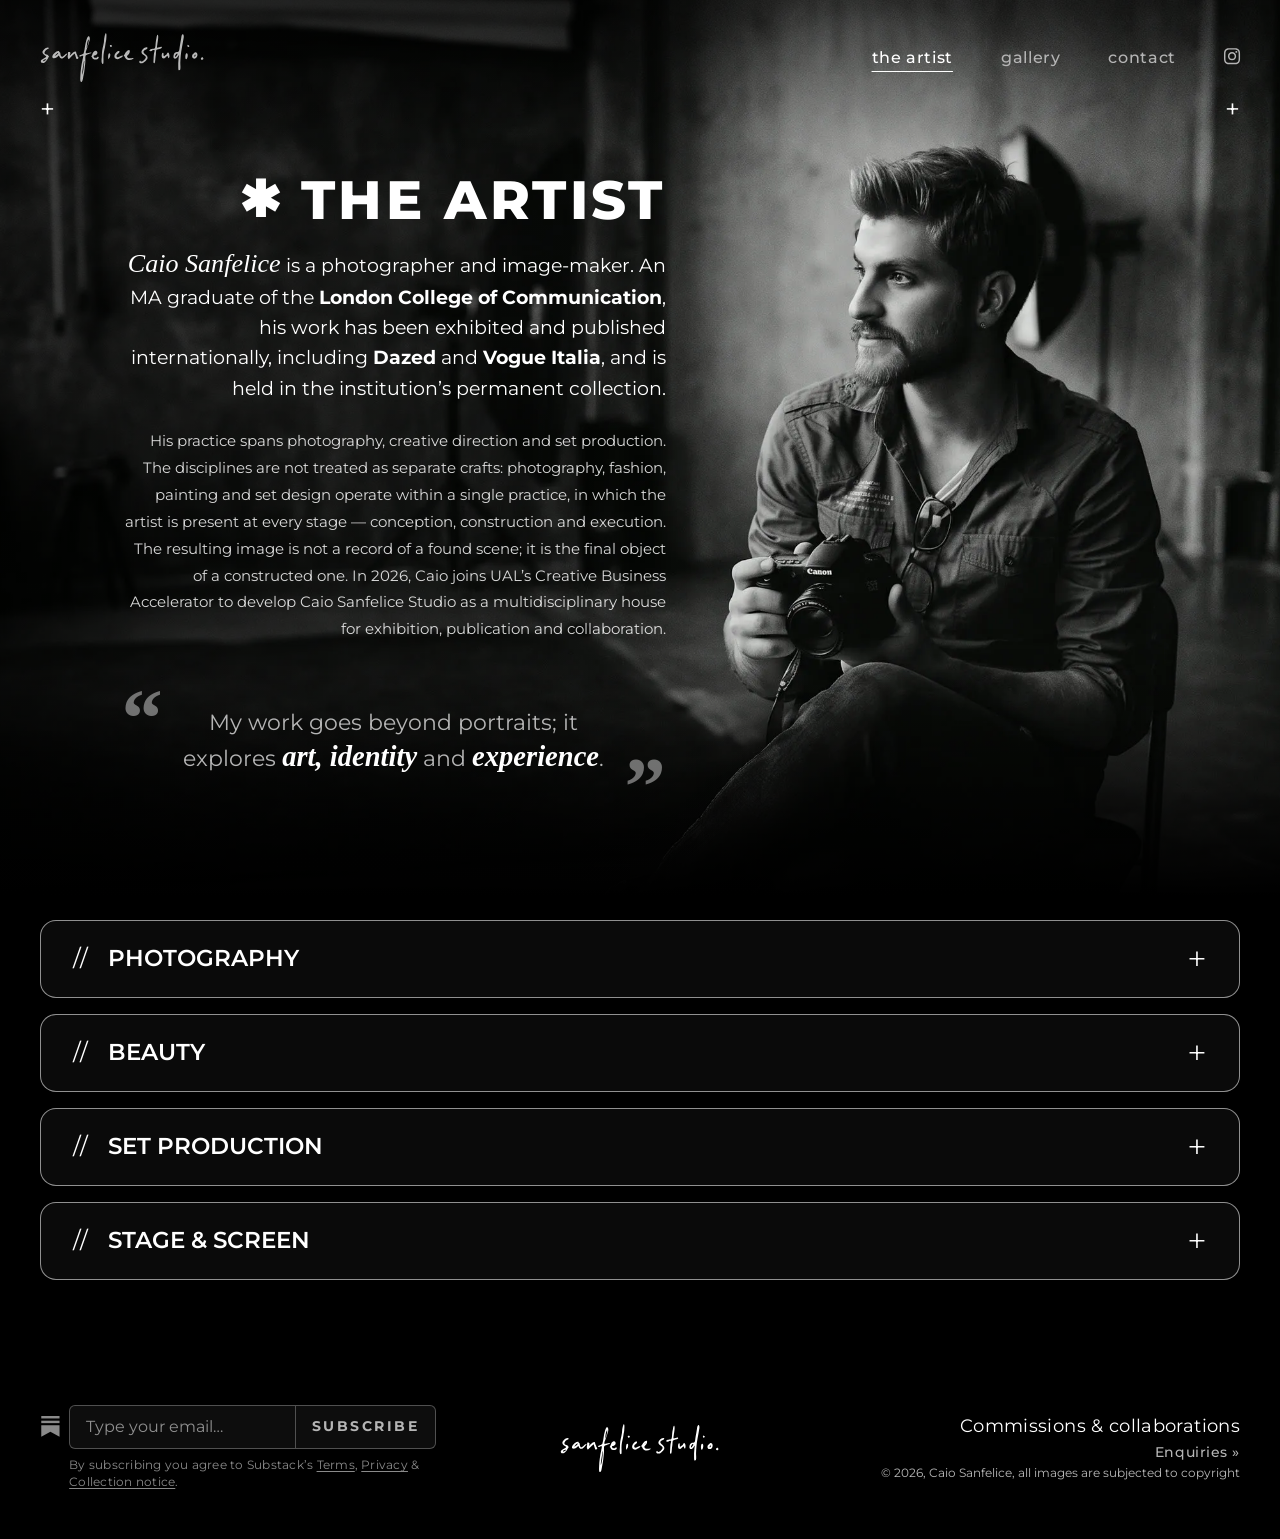
<file: aboutme.html>
<!DOCTYPE html>
<html lang="en" class="snap">
<head>
  <meta charset="UTF-8">
  <meta name="viewport" content="width=device-width, initial-scale=1.0">
  <meta name="theme-color" content="#050505">
  <meta name="description" content="About Caio Sanfelice, London-based photographer and image-maker working across fashion, beauty, portrait and stage.">
  <link rel="icon" type="image/svg+xml" href="assets/images/fav-icon.svg">
  <title>The Artist | Sanfelice Studio</title>
  <!-- Bootstrap 5.3.9 CSS (grid, utility classes, modal). Loaded before style.css so our own CSS can override it -->
  <link href="https://cdn.jsdelivr.net/npm/bootstrap@5.3.9/dist/css/bootstrap.min.css" rel="stylesheet" integrity="sha384-yEPZ7jP9S0QKiUQ0m3jjsO4ProIW7wvR9gXkI7JOGa2XVsw53Yke2bsdkBbjmmiX" crossorigin="anonymous">
  <link rel="preconnect" href="https://fonts.googleapis.com">
  <link rel="preconnect" href="https://fonts.gstatic.com" crossorigin>
  <link rel="stylesheet" href="https://fonts.googleapis.com/css2?family=Montserrat:ital,wght@0,400..800;1,400..800&display=swap">
  <link rel="stylesheet" href="assets/css/style.css">
</head>
<body>
<!-- Skip link: hidden until focused with Tab (Bootstrap visually-hidden-focusable) -->
<a class="skip-link visually-hidden-focusable" href="#main">Skip to content</a>
  <!-- ===== Header / main navigation (components/navbar.html) ===== -->
  <div id="site-navbar"></div>
  <!-- ===== Main content ===== -->
  <main id="main" class="about-page">
    <!-- About: artist bio -->
    <section class="about-hero position-relative" id="top" aria-labelledby="about-title">
      <!-- phones/tablets: portrait crop centred on the artist; desktop: full studio shot behind the text -->
      <picture class="about-hero__media">
        <source media="(min-width: 64.0625rem)" srcset="assets/images/caiosanfelice.webp">
        <img width="960" height="1200" src="assets/images/artist-studio-mobile.webp" alt="Caio Sanfelice sitting in his studio, holding a camera" fetchpriority="high">
      </picture>
      <span class="about-hero__plus about-hero__plus--left position-absolute" aria-hidden="true">+</span>
      <span class="about-hero__plus about-hero__plus--right position-absolute" aria-hidden="true">+</span>
      <div class="about-copy">
        <h1 class="about-title" id="about-title">
          <span aria-hidden="true">✱</span> THE ARTIST
        </h1>
        <p class="about-lead">
          <em>Caio Sanfelice</em> is a photographer and image-maker. An MA graduate of the <strong>London College of Communication</strong>, his work has been exhibited and published internationally, including <strong>Dazed</strong> and <strong>Vogue Italia</strong>, and is held in the institution’s permanent collection.
        </p>
        <p class="about-body">
          His practice spans photography, creative direction and set production. The disciplines are not treated as separate crafts: photography, fashion, painting and set design operate within a single practice, in which the artist is present at every stage — conception, construction and execution. The resulting image is not a record of a found scene; it is the final object of a constructed one.
          In 2026, Caio joins UAL’s Creative Business Accelerator to develop Caio Sanfelice Studio as a multidisciplinary house for exhibition, publication and collaboration.
        </p>
        <blockquote class="about-quote">
          <p>My work goes beyond portraits; it explores <strong>art, identity</strong> and <strong>experience</strong>.</p>
        </blockquote>
      </div>
    </section>

    <!-- About: services -->
    <section class="about-services" aria-label="Services">
      <div class="about-services__list">
        <article class="service-card">
          <h2 class="service-card__title">
            <button class="service-card__trigger" type="button" aria-expanded="false" aria-controls="service-photography">
              <span class="service-card__slashes" aria-hidden="true">//</span> PHOTOGRAPHY
              <span class="service-card__plus" aria-hidden="true">+</span>
            </button>
          </h2>
          <div class="service-card__details" id="service-photography" inert>
            <div class="service-card__details-inner">
              <a class="service-card__link" href="index.html#work">See More<span class="visually-hidden"> photography work</span></a>
              <p class="service-desc">Fashion, personal and editorial shoots; corporate and portfolio portraits; product photography; album covers. Delivered as high-resolution retouched files. Sessions available in studio or on location, with lighting and creative direction handled in-house.</p>
              <img width="1402" height="1106" src="assets/images/fashion.webp" alt="Fashion Editorial - Red dress" loading="lazy">
            </div>
          </div>
        </article>
        <article class="service-card">
          <h2 class="service-card__title">
            <button class="service-card__trigger" type="button" aria-expanded="false" aria-controls="service-beauty">
              <span class="service-card__slashes" aria-hidden="true">//</span> BEAUTY
              <span class="service-card__plus" aria-hidden="true">+</span>
            </button>
          </h2>
          <div class="service-card__details" id="service-beauty" inert>
            <div class="service-card__details-inner">
              <a class="service-card__link" href="index.html#work">See More<span class="visually-hidden"> beauty work</span></a>
              <p class="service-desc">Hair and makeup for photographic and fashion productions: natural, editorial, artistic and scenic makeup. Includes character continuity across a full shoot day, plus costume and cosplay construction when the production requires it. On-set touch-ups included.</p>
              <img width="829" height="591" src="assets/images/makeup.webp" alt="MUA working" loading="lazy">
            </div>
          </div>
        </article>
        <article class="service-card">
          <h2 class="service-card__title">
            <button class="service-card__trigger" type="button" aria-expanded="false" aria-controls="service-set-production">
              <span class="service-card__slashes" aria-hidden="true">//</span> SET PRODUCTION
              <span class="service-card__plus" aria-hidden="true">+</span>
            </button>
          </h2>
          <div class="service-card__details" id="service-set-production" inert>
            <div class="service-card__details-inner">
              <a class="service-card__link" href="index.html#work">See More<span class="visually-hidden"> set production work</span></a>
              <p class="service-desc">Design and construction of photographic backgrounds and sets: flats, painted backdrops, textured panels and modular pieces. Built to the shoot’s lighting plan and colour palette, assembled and struck on site. Transportable systems available for recurring productions.</p>
              <img width="1024" height="576" src="assets/images/set-production.webp" alt="Alice in Wonderland 50th anniversary scenario exhibition" loading="lazy">
            </div>
          </div>
        </article>
        <article class="service-card">
          <h2 class="service-card__title">
            <button class="service-card__trigger" type="button" aria-expanded="false" aria-controls="service-stage-screen">
              <span class="service-card__slashes" aria-hidden="true">//</span> STAGE &amp; SCREEN
              <span class="service-card__plus" aria-hidden="true">+</span>
            </button>
          </h2>
          <div class="service-card__details" id="service-stage-screen" inert>
            <div class="service-card__details-inner">
              <a class="service-card__link" href="index.html#work">See More<span class="visually-hidden"> stage &amp; screen work</span></a>
              <p class="service-desc">Costume, scenery and prop production for theatre, musicals and television. Scope covers design, material sourcing, building and fittings — with versions engineered for stage durability and camera-specific finishes (textures and colours tuned for how they read on screen).</p>
              <img src="assets/images/set-and-screen.webp" alt="Theatre set model showing a multi-level interior with furniture and staircase on a black stage" width="1000" height="696" loading="lazy">
            </div>
          </div>
        </article>
      </div>
    </section>
  </main>
  <!-- ===== Footer (components/footer.html) ===== -->
  <div id="site-footer"></div>
  <!-- Page script -->
  <script>
    const serviceCards = [...document.querySelectorAll(".service-card")];
    // desktop with a mouse: cards open on hover/focus; everywhere else they open by tap
    const hoverServices = window.matchMedia("(min-width: 48.0625rem) and (hover: hover)");

    function setOpenServiceCard(openCard) {
      const tapMode = !hoverServices.matches;
      serviceCards.forEach((card) => {
        const isOpen = card === openCard;
        card.classList.toggle("is-open", isOpen);
        card.querySelector(".service-card__trigger").setAttribute("aria-expanded", String(isOpen));
        card.querySelector(".service-card__details").inert = tapMode && !isOpen;
      });
    }

    function syncServiceCards() {
      setOpenServiceCard(hoverServices.matches ? null : serviceCards[0]);
    }

    syncServiceCards();
    hoverServices.addEventListener("change", syncServiceCards);

    serviceCards.forEach((card) => {
      card.querySelector(".service-card__trigger").addEventListener("click", () => {
        setOpenServiceCard(card.classList.contains("is-open") ? null : card);
      });
    });
  </script>
<!-- Shared navbar + footer -->
<script src="assets/js/components.js"></script>
</body>
</html>
</file>
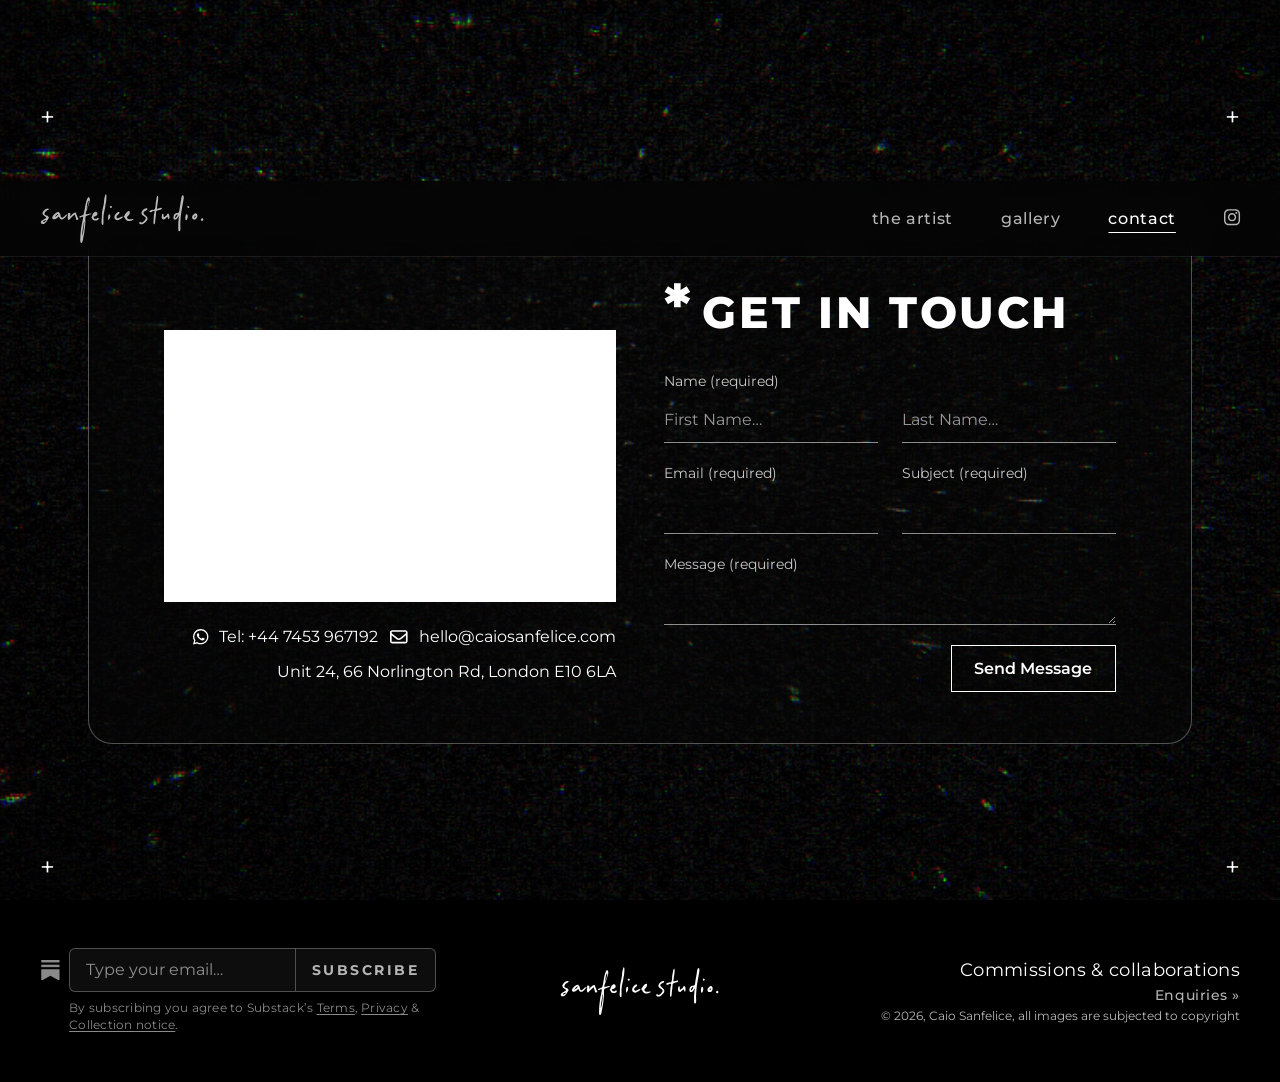
<file: contact.html>
<!DOCTYPE html>
<html lang="en" class="snap">
<head>
  <meta charset="UTF-8">
  <meta name="viewport" content="width=device-width, initial-scale=1.0">
  <meta name="theme-color" content="#050505">
  <meta name="description" content="Get in touch with Sanfelice Studio for portrait, editorial and fashion photography commissions in London.">
  <link rel="icon" type="image/svg+xml" href="assets/images/fav-icon.svg">
  <title>Contact | Sanfelice Studio</title>
  <!-- Bootstrap 5.3.9 CSS (grid, utility classes, modal). Loaded before style.css so our own CSS can override it -->
  <link href="https://cdn.jsdelivr.net/npm/bootstrap@5.3.9/dist/css/bootstrap.min.css" rel="stylesheet" integrity="sha384-yEPZ7jP9S0QKiUQ0m3jjsO4ProIW7wvR9gXkI7JOGa2XVsw53Yke2bsdkBbjmmiX" crossorigin="anonymous">
  <link rel="preconnect" href="https://fonts.googleapis.com">
  <link rel="preconnect" href="https://fonts.gstatic.com" crossorigin>
  <link rel="stylesheet" href="https://fonts.googleapis.com/css2?family=Montserrat:ital,wght@0,400..800;1,400..800&display=swap">
  <link rel="stylesheet" href="assets/css/style.css">
</head>
<body>
<!-- Skip link: hidden until focused with Tab (Bootstrap visually-hidden-focusable) -->
<a class="skip-link visually-hidden-focusable" href="#main">Skip to content</a>
  <!-- ===== Header / main navigation (components/navbar.html) ===== -->
  <div id="site-navbar"></div>

  <!-- ===== Main content ===== -->
  <main id="main" class="contact-page-main position-relative">
    <span class="hero__plus hero__plus--top-left position-absolute" aria-hidden="true">+</span>
    <span class="hero__plus hero__plus--top-right position-absolute" aria-hidden="true">+</span>
    <span class="hero__plus hero__plus--left position-absolute" aria-hidden="true">+</span>
    <span class="hero__plus hero__plus--right position-absolute" aria-hidden="true">+</span>
    <!-- Background: noise texture; the VHS effect (assets/js/vhs-glitch-bg.js) is drawn over it -->
    <img width="800" height="533" id="contact-bg" class="contact-page-bg position-absolute" src="assets/images/contact-background.webp" alt="" aria-hidden="true">
    <!-- Contact card: Bootstrap row. Phones: form on top, map below (order-1 / order-2).
         From lg (992px): two halves, map on the left, form on the right (order-lg-*) -->
    <div class="contact-card row gx-lg-5 gy-4">
      <!-- Contact form -->
      <section class="contact-form-panel col-12 col-lg-6 order-1 order-lg-2" aria-labelledby="contact-title">
        <h1 class="contact-form-title" id="contact-title">
          <span class="contact-form-title__asterisk" aria-hidden="true">*</span>GET IN TOUCH
        </h1>
        <form class="contact-form"
              id="contact-form"
              action="https://api.web3forms.com/submit"
              method="POST">
          <input type="hidden" name="access_key" value="fd4bf087-0cf2-4641-b375-fbeb6849988e">
          <!-- filled in by the "How did you hear about us?" pop-up, sent with the message -->
          <input type="hidden" name="heard_about" id="contact-heard-about">

          <fieldset class="contact-name-group">
            <legend class="contact-field__label">Name (required)</legend>
            <!-- First and last name always side by side (col-6) -->
            <div class="contact-input-row row gx-4">
              <div class="contact-field col-6">
                <label class="visually-hidden" for="contact-first-name">First Name</label>
                <input id="contact-first-name"
                       type="text"
                       name="first_name"
                       autocomplete="given-name"
                       placeholder="First Name…"
                       required>
              </div>
              <div class="contact-field col-6">
                <label class="visually-hidden" for="contact-last-name">Last Name</label>
                <input id="contact-last-name"
                       type="text"
                       name="last_name"
                       autocomplete="family-name"
                       placeholder="Last Name…"
                       required>
              </div>
            </div>
          </fieldset>

          <!-- Email and subject: stacked on phones/tablets, side by side from lg (992px) -->
          <div class="contact-input-row row gx-4 gy-3">
            <div class="contact-field col-12 col-lg-6">
              <label class="contact-field__label" for="contact-email">Email (required)</label>
              <input id="contact-email"
                     type="email"
                     name="email"
                     autocomplete="email"
                     spellcheck="false"
                     required>
            </div>
            <div class="contact-field col-12 col-lg-6">
              <label class="contact-field__label" for="contact-subject">Subject (required)</label>
              <input id="contact-subject"
                     type="text"
                     name="subject"
                     required>
            </div>
          </div>

          <div class="contact-field">
            <label class="contact-field__label" for="contact-message">Message (required)</label>
            <textarea id="contact-message"
                      name="message"
                      rows="1"
                      required></textarea>
          </div>

          <button class="contact-submit" type="submit">Send Message</button>
        </form>
        <p class="contact-form-status"
           id="contact-form-status"
           role="status"
           aria-live="polite"
           hidden></p>
      </section>

      <!-- Map and contact details -->
      <section class="contact-information col-12 col-lg-6 order-2 order-lg-1" aria-label="Location and contact details">
        <iframe class="contact-map"
                src="https://www.google.com/maps?q=66+Norlington+Rd,+London+E10+6LA&amp;output=embed"
                title="Map showing 66 Norlington Road, London E10 6LA"
                loading="lazy"
                referrerpolicy="no-referrer-when-downgrade"></iframe>
        <div class="contact-details">
          <a class="contact-details__link"
             href="https://wa.me/447453967192"
             target="_blank"
             rel="noopener noreferrer">
            <svg class="icon" viewBox="0 0 448 512" aria-hidden="true" focusable="false"><path d="M380.9 97.1C339 55.1 283.2 32 223.9 32c-122.4 0-222 99.6-222 222 0 39.1 10.2 77.3 29.6 111L0 480l117.7-30.9c32.4 17.7 68.9 27 106.1 27h.1c122.3 0 224.1-99.6 224.1-222 0-59.3-25.2-115-67.1-157zm-157 341.6c-33.2 0-65.7-8.9-94-25.7l-6.7-4-69.8 18.3L72 359.2l-4.4-7c-18.5-29.4-28.2-63.3-28.2-98.2 0-101.7 82.8-184.5 184.6-184.5 49.3 0 95.6 19.2 130.4 54.1 34.8 34.9 56.2 81.2 56.1 130.5 0 101.8-84.9 184.6-186.6 184.6zm101.2-138.2c-5.5-2.8-32.8-16.2-37.9-18-5.1-1.9-8.8-2.8-12.5 2.8-3.7 5.6-14.3 18-17.6 21.8-3.2 3.7-6.5 4.2-12 1.4-32.6-16.3-54-29.1-75.5-66-5.7-9.8 5.7-9.1 16.3-30.3 1.8-3.7.9-6.9-.5-9.7-1.4-2.8-12.5-30.1-17.1-41.2-4.5-10.8-9.1-9.3-12.5-9.5-3.2-.2-6.9-.2-10.6-.2-3.7 0-9.7 1.4-14.8 6.9-5.1 5.6-19.4 19-19.4 46.3 0 27.3 19.9 53.7 22.6 57.4 2.8 3.7 39.1 59.7 94.8 83.8 35.2 15.2 49 16.5 66.6 13.9 10.7-1.6 32.8-13.4 37.4-26.4 4.6-13 4.6-24.1 3.2-26.4-1.3-2.5-5-3.9-10.5-6.6z"/></svg>
            <span>Tel: +44 7453 967192</span>
          </a>
          <a class="contact-details__link" href="mailto:hello@caiosanfelice.com">
            <svg class="icon" viewBox="0 0 512 512" aria-hidden="true" focusable="false"><path d="M64 112c-8.8 0-16 7.2-16 16v22.1L220.5 291.7c20.7 17 50.4 17 71.1 0L464 150.1V128c0-8.8-7.2-16-16-16H64zM48 212.2V384c0 8.8 7.2 16 16 16H448c8.8 0 16-7.2 16-16V212.2L322 328.8c-38.4 31.5-93.7 31.5-132 0L48 212.2zM0 128C0 92.7 28.7 64 64 64H448c35.3 0 64 28.7 64 64V384c0 35.3-28.7 64-64 64H64c-35.3 0-64-28.7-64-64V128z"/></svg>
            <span>hello@caiosanfelice.com</span>
          </a>
          <p>Unit 24, 66 Norlington Rd, London E10 6LA</p>
        </div>
      </section>
    </div>

  </main>
  <!-- "How did you hear about us?" pop-up (Bootstrap Modal + form-check radios).
       Opens the first time a form field gets focus; once answered, the form can be filled in -->
  <div class="modal fade heard-modal" id="heard-about-modal" tabindex="-1" role="dialog" aria-labelledby="heard-about-title" aria-hidden="true" data-bs-theme="dark">
    <div class="modal-dialog modal-dialog-centered">
      <div class="modal-content heard-modal__content">
        <button type="button" class="btn-close heard-modal__close" data-bs-dismiss="modal" aria-label="Close"></button>
        <form class="heard-modal__form" id="heard-about-form">
          <h2 class="heard-modal__title" id="heard-about-title">
            <span class="contact-form-title__asterisk" aria-hidden="true">*</span>How did you hear about us?
          </h2>
          <fieldset class="heard-modal__options">
            <legend class="visually-hidden">How did you hear about us?</legend>
            <div class="form-check">
              <input class="form-check-input" type="radio" name="heard" id="heard-google" value="Google" required>
              <label class="form-check-label" for="heard-google">Google</label>
            </div>
            <div class="form-check">
              <input class="form-check-input" type="radio" name="heard" id="heard-social" value="Social media">
              <label class="form-check-label" for="heard-social">Social media</label>
            </div>
            <div class="form-check">
              <input class="form-check-input" type="radio" name="heard" id="heard-friend" value="Friend / colleague">
              <label class="form-check-label" for="heard-friend">Friend / colleague</label>
            </div>
            <div class="form-check">
              <input class="form-check-input" type="radio" name="heard" id="heard-ads" value="Advertising">
              <label class="form-check-label" for="heard-ads">Advertising</label>
            </div>
            <div class="form-check">
              <input class="form-check-input" type="radio" name="heard" id="heard-other" value="Other">
              <label class="form-check-label" for="heard-other">Other</label>
            </div>
          </fieldset>
          <button class="contact-submit heard-modal__submit" type="submit">Continue</button>
        </form>
      </div>
    </div>
  </div>

  <!-- ===== Footer (components/footer.html) ===== -->
  <div id="site-footer"></div>
  <!-- Bootstrap 5.3.9 JS bundle: runs the Modal component used by the "How did you hear about us?" pop-up -->
  <script src="https://cdn.jsdelivr.net/npm/bootstrap@5.3.9/dist/js/bootstrap.bundle.min.js" integrity="sha384-WyOxWvTyr1QaMPfiPJSv76iReVthorl5uWlFtZPyK0IEB0hGzo9y5Bp9mYanr8Bu" crossorigin="anonymous"></script>
  <!-- Page script -->
  <script>
    const contactForm = document.querySelector("#contact-form");

    // "How did you hear about us?" pop-up: shown the first time any field of the form gets focus.
    // After an answer, the pop-up closes and the cursor goes back to the field the person chose.
    const heardModalEl = document.querySelector("#heard-about-modal");
    const heardForm = document.querySelector("#heard-about-form");
    const heardInput = document.querySelector("#contact-heard-about");
    if (window.bootstrap && heardModalEl) {
      const heardModal = new bootstrap.Modal(heardModalEl);
      let pendingField = null;

      contactForm.addEventListener("focusin", (event) => {
        if (heardInput.value || !event.target.matches("input, textarea, button")) return;
        pendingField = event.target;
        heardModal.show();
      });

      heardForm.addEventListener("submit", (event) => {
        event.preventDefault(); // the radios are required, so the browser asks for a choice first
        heardInput.value = new FormData(heardForm).get("heard");
        heardModal.hide();
      });

      heardModalEl.addEventListener("shown.bs.modal", () => heardForm.querySelector("input").focus());
      heardModalEl.addEventListener("hidden.bs.modal", () => {
        if (heardInput.value) pendingField?.focus();
      });
    }
    const contactStatus = document.querySelector("#contact-form-status");
    const submitButton = contactForm.querySelector('button[type="submit"]');
    const submitLabel = submitButton.textContent;

    contactForm.addEventListener("submit", async (event) => {
      event.preventDefault();

      submitButton.disabled = true;
      submitButton.textContent = "Sending…";
      contactStatus.hidden = true;
      contactStatus.classList.remove("is-error");

      const fields = Object.fromEntries(new FormData(contactForm));
      fields.name = [fields.first_name, fields.last_name].filter(Boolean).join(" ");

      try {
        const response = await fetch(contactForm.action, {
          method: "POST",
          headers: {
            "Content-Type": "application/json",
            "Accept": "application/json"
          },
          body: JSON.stringify(fields)
        });
        const result = await response.json();

        if (!response.ok || !result.success) {
          throw new Error(result.message || `Request failed with status ${response.status}`);
        }

        contactForm.hidden = true;
        contactStatus.textContent = "Message sent — I'll get back to you soon.";
        contactStatus.hidden = false;
      } catch (error) {
        console.error("Contact form submission failed:", error);
        contactStatus.textContent = "Something went wrong — please try again.";
        contactStatus.classList.add("is-error");
        contactStatus.hidden = false;
        submitButton.disabled = false;
        submitButton.textContent = submitLabel;
      }
    });
  </script>
<!-- Shared navbar + footer -->
<script src="assets/js/components.js"></script>
<!-- Background: VHS + glitch + analog noise effect (WebGL) over the texture -->
<script src="assets/js/vhs-glitch-bg.js"></script>
<script>
  // Only when the user allows motion; with "reduce motion" on, the still texture stays.
  // Starts after the page has loaded and the browser is idle, so it doesn't slow the first paint.
  if (!window.matchMedia("(prefers-reduced-motion: reduce)").matches) {
    window.addEventListener("load", () => {
      const start = () => VhsGlitch("#contact-bg");
      if ("requestIdleCallback" in window) requestIdleCallback(start, { timeout: 2000 });
      else setTimeout(start, 300);
    }, { once: true });
  }
</script>
</body>
</html>
</file>
<file: assets/css/style.css>
/* Design tokens */
:root {
  --bg: rgb(5, 5, 5);
  --white: #ffffff;
  --grey: #b8b8b8;
  --cyan: #5edfff;
  --line: rgba(255, 255, 255, 0.28);
  --menu-h: clamp(4rem, 8vh, 5.5rem);
  --logo-h: clamp(2.5rem, 4vw, 3.75rem);  /* navbar logo height (smaller on phones, see below) */
  --header-pad-scrolled: 0.75rem;         /* navbar top/bottom padding once the page scrolls */
  /* Layout: one centred container for navbar, sections and footer */
  --container-max: 1400px;
  --gutter: clamp(20px, 5vw, 24px);                /* mobile: compact sides */
  /* Side padding for full-width sections (backgrounds stay full-bleed):
     lines their content up with .site-container. % = the element's own width. */
  --pad: max(var(--gutter), calc((100% - var(--container-max)) / 2 + var(--gutter)));
  /* Type scale */
  --fs-label: clamp(0.75rem, 0.9vw, 0.8125rem);   /* small caps labels */
  --fs-small: 0.875rem;                            /* form labels, buttons */
  --fs-base: 1rem;                                 /* body text, nav */
  --fs-md: clamp(1.125rem, 1.8vw, 1.5rem);         /* categories, card titles, footer CTA */
  --fs-lg: clamp(2rem, 4.5vw, 3.5rem);             /* page titles */
  --fs-display: clamp(2.5rem, 6.5vw, 4.5rem);      /* home hero only, 40px -> 72px */
  --ls-label: 0.32em;
  --ls-title: 0.06em;

  --nav-fs: clamp(1rem, 1.25vw, 1.125rem); /* 16px -> 18px */
  --nav-muted: #b5b5b5; /* ~10:1 on the dark hero, passes AA */
  --nav-active: #ffffff;
}

/* iPad (768px–1024px): wider sides */
@media (min-width: 48rem) {
  :root {
    --gutter: clamp(40px, 4vw, 48px);
  }
}

/* Desktop */
@media (min-width: 64.0625rem) {
  :root {
    --gutter: 40px;
  }
}

/* Shared layout container (our own, not Bootstrap's .container: different max width and side padding) */
.site-container {
  box-sizing: border-box;
  width: 100%;
  max-width: var(--container-max);
  margin-inline: auto;
  padding-inline: var(--gutter);
}

/* Base */
/* dark site: native scrollbars, form controls and autofill follow the dark theme */
html {
  color-scheme: dark;
}

/* Inline SVG icons (paths from Font Awesome Free 6.5.2, CC BY 4.0):
   sized like the old icon font, 1em tall and the colour of the text */
.icon {
  display: inline-block;
  width: auto;
  height: 1em;
  flex-shrink: 0;
  overflow: visible;
  fill: currentColor;
  vertical-align: -0.125em;
}

body {
  margin: 0;
  background: var(--bg);
  color: var(--white);
  font-family: "Montserrat", Arial, sans-serif;
}

/* Skip link (Bootstrap visually-hidden-focusable): appears top-left when focused with Tab */
.skip-link:focus {
  position: fixed;
  top: 0.75rem;
  left: 0.75rem;
  z-index: 1040; /* above the fixed navbar (1030) */
  padding: 0.6rem 1rem;
  border-radius: 0.4rem;
  background: var(--white);
  color: #000;
  font-weight: 600;
  text-decoration: none;
}

/* Taps on links and buttons react at once (no double-tap zoom delay on phones) */
a,
button,
input,
textarea,
summary {
  touch-action: manipulation;
}

/* Header and navigation
   Position comes from Bootstrap's fixed-top (position: fixed; top: 0; z-index: 1030).
   At the top of the page it is transparent over the hero; once the page scrolls,
   components.js adds .is-scrolled and it gets a dark background and less padding. */
.header {
  padding-block: clamp(1rem, 4vw, 2rem); /* sides come from .site-container */
  padding-inline: env(safe-area-inset-left) env(safe-area-inset-right); /* clear the iPhone notch in landscape */
  background: transparent;
  transition: background-color 0.3s ease, padding 0.3s ease, box-shadow 0.3s ease;
}

.header.is-scrolled {
  padding-block: var(--header-pad-scrolled);
  background: rgba(5, 5, 5, 0.86);
  box-shadow: 0 1px 0 rgba(255, 255, 255, 0.08);
  backdrop-filter: blur(10px);
}

/* Links that jump inside the page (#work) and the snap points stop just below the fixed navbar.
   Smooth scrolling itself comes from Bootstrap's Reboot (scroll-behavior: smooth, motion allowed only). */
html {
  scroll-padding-top: calc(max(var(--logo-h), 2.75rem) + 2 * var(--header-pad-scrolled));
}

.site-nav,
.site-nav .nav-links {
  display: flex;
  align-items: center;
}

.site-nav {
  justify-content: space-between;
  gap: 1rem;
}

.site-nav .nav-links {
  gap: 3rem;
}

/* tablets: tighter links. Must stay before the smaller phone breakpoints below,
   otherwise (same specificity, later in the file) it would override them */
@media (max-width: 56rem) {
  .site-nav .nav-links {
    gap: clamp(0.85rem, 4vw, 2.5rem);
  }
}

.site-nav a {
  text-transform: lowercase; /* matches the lowercase script logo; the HTML keeps "The Artist" for screen readers */
  color: var(--nav-muted);
  font-size: var(--nav-fs);
  font-weight: 500;
  letter-spacing: 0.04em;
  text-decoration: none;
  white-space: nowrap;
  transition: color 0.2s ease, opacity 0.2s ease;
}

.site-nav__home-link {
  display: inline-flex;
  align-items: center;
  justify-content: center;
}

.site-nav__home-icon {
  display: block;
  width: auto;
  height: var(--logo-h); /* script wordmark: sized by height so it stays legible */
  opacity: 0.72;
  transition: opacity 0.2s ease;
}

@media (max-width: 40rem) {
  :root {
    --logo-h: 1.75rem; /* smaller wordmark on phones so it fits next to the links */
  }

  .site-nav .nav-links {
    gap: 1rem;
  }
}

.site-nav .nav-links a:hover,
.site-nav .nav-links a:focus-visible,
.site-nav .nav-links a[aria-current] {
  color: var(--nav-active);
}

/* active page: white + thin underline only. Same size and weight as the other links,
   so the menu doesn't change width or jump from page to page */
.site-nav .nav-links a[aria-current] {
  text-decoration: underline;
  text-decoration-thickness: 1px;
  text-underline-offset: 0.5em;
}

.site-nav a:focus-visible {
  outline: 1px solid var(--nav-active);
  outline-offset: 4px;
}

.site-nav__home-link:hover .site-nav__home-icon,
.site-nav__home-link:focus-visible .site-nav__home-icon {
  opacity: 1;
}

.site-nav__instagram-icon {
  font-size: 1.15em; /* follows the nav text size, a touch larger for optical balance */
}

/* Home hero */
.hero {
  /* position: relative comes from Bootstrap's position-relative class in the HTML */
  min-height: 100svh;
  display: grid;
  place-items: center;
  isolation: isolate; /* keeps the video behind the overlay and the text */
  padding: 6rem 1rem;
  background: #000 url("../images/home-hero-poster.webp") center / cover no-repeat;
  text-align: center;
}

/* background video: fills the hero like a cover image */
.hero__video {
  /* position: absolute comes from Bootstrap's position-absolute class in the HTML */
  inset: 0;
  z-index: -1;
  width: 100%;
  height: 100%;
  object-fit: cover;
  pointer-events: none;
}

.hero::before {
  position: absolute;
  inset: 0;
  content: "";
  background:
    radial-gradient(ellipse 40% 22% at 50% 52%, rgba(0, 0, 0, 0.45), transparent 75%),
    linear-gradient(to top, rgba(0, 0, 0, 0.6), transparent 28%);
  pointer-events: none;
}

.hero__content {
  /* position: relative comes from Bootstrap's position-relative class in the HTML */
  z-index: 1;
  max-width: 100%;
}

/* Wide letter-spacing also adds space after the last letter, which pushes centred text
   to the left. padding-inline-start with the same value puts it back on the optical centre. */
.hero__title {
  --track: clamp(0.08em, 1.2vw, 0.2em);
  will-change: transform, opacity; /* hero-title.js moves it while scrolling: keep it on its own layer */
  margin: 0;
  padding-inline-start: var(--track);
  font-size: var(--fs-display);
  font-weight: 800;
  letter-spacing: var(--track);
  line-height: 1.05;
  text-transform: uppercase;
  text-wrap: balance;
}

/* subtitle: small and airy so it supports the title instead of competing with it */
.hero__location {
  --track: 0.4em;
  margin: clamp(0.75rem, 1.5vw, 1.25rem) 0 0;
  padding-inline-start: var(--track);
  font-size: clamp(1rem, 1.5vw, 1.25rem); /* 16px -> 20px */
  font-weight: 500;
  letter-spacing: var(--track);
  text-transform: uppercase;
}

.hero-scroll {
  /* position: absolute comes from Bootstrap's position-absolute class in the HTML */
  bottom: clamp(2rem, 7vh, 4rem);
  left: 50%;
  z-index: 1;
  transform: translateX(-50%);
  color: var(--white);
  font-weight: 500;
  font-size: clamp(0.75rem, 1.4vw, 1rem); /* 12px -> 16px */
  letter-spacing: 0.25em;
  padding-inline-start: 0.25em; /* optical centring, see .hero__title */
  text-decoration: none;
  text-transform: lowercase;
  white-space: nowrap;
}

.hero-scroll:hover,
.hero-scroll:focus-visible {
  opacity: 0.72;
}

/* "Scroll down for portfolio" as a split-flap board (old airport / train station signs):
   each letter flips once on its own, left to right like the board updating,
   lands with a small mechanical "clack", then the line rests until the next round.
   Every letter is a span with --i = its position; the delay is --i x 45ms. */
.hero-scroll__text {
  display: inline-block;
  perspective: 25rem; /* depth for the letters' 3D flip */
}

.hero-scroll__flap {
  display: inline-block;
}

@media (prefers-reduced-motion: no-preference) {
  .hero-scroll__flap {
    animation: hero-scroll-flap 6s infinite;
    animation-delay: calc(1.5s + var(--i) * 45ms);
  }
}

@keyframes hero-scroll-flap {
  0% {
    transform: rotateX(0deg);
    animation-timing-function: cubic-bezier(0.5, 0, 0.75, 0); /* speeds up like a falling flap */
  }

  6% {
    transform: rotateX(-360deg);
    animation-timing-function: ease-out;
  }

  7% {
    transform: rotateX(-372deg); /* small overshoot: the clack */
    animation-timing-function: ease-in-out;
  }

  8.5%,
  100% {
    transform: rotateX(-360deg); /* one full turn = back to normal, rests for the rest of the cycle */
  }
}

/* Pause / play button for the background video, styled like a VCR on-screen display:
   it shows the action: "PAUSE ❚❚" while the video plays, "PLAY ▶" once paused.
   Bottom-right, above the corner "+" (position: absolute from Bootstrap's position-absolute class) */
.hero-pause {
  right: var(--pad);
  bottom: 3.5rem;
  z-index: 2;
  display: inline-flex;
  align-items: center;
  min-width: 2.75rem; /* 44px touch target */
  min-height: 2.75rem;
  padding: 0 0.25rem;
  border: 0;
  background: none;
  color: var(--white);
  cursor: pointer;
  font-family: "Courier New", ui-monospace, Menlo, monospace;
  font-size: clamp(0.95rem, 1.4vw, 1.15rem);
  font-weight: 700;
  letter-spacing: 0.12em;
  line-height: 1;
  text-shadow: 0 0 6px rgba(255, 255, 255, 0.55), 1px 0 0 rgba(255, 0, 80, 0.45), -1px 0 0 rgba(0, 200, 255, 0.45);
  opacity: 0.85;
  transition: opacity 0.2s ease;
}

.hero-pause[hidden] {
  display: none;
}

.hero-pause:hover {
  opacity: 1;
}

.hero-pause:focus-visible {
  outline: 2px solid var(--white);
  outline-offset: 3px;
}

.hero-pause__label--paused,
.hero-pause[aria-pressed="true"] .hero-pause__label--playing {
  display: none;
}

.hero-pause[aria-pressed="true"] .hero-pause__label--paused {
  display: inline;
}

/* Phones: "scroll down for portfolio" spans most of the width, so the button sits above it */
@media (max-width: 575.98px) {
  .hero-pause {
    bottom: 6.5rem;
  }
}

.hero__plus {
  /* position: absolute comes from Bootstrap's position-absolute class in the HTML */
  inset-block-end: 1.25rem;
  font-size: clamp(1.5rem, 2vw, 1.8rem);
  line-height: 1;
  z-index: 1;
  pointer-events: none;
}

.hero__plus--left,
.hero__plus--top-left {
  inset-inline-start: var(--pad);
}

.hero__plus--right,
.hero__plus--top-right {
  inset-inline-end: var(--pad);
}

.hero__plus--top-left,
.hero__plus--top-right {
  inset-block-start: calc(var(--menu-h) + 2rem);
  inset-block-end: auto;
}

/* Shared section headings and scroll behavior */
.asterisk { font-size: 1.05em; line-height: 0.8; }

/* Scroll snap (html.snap on every page): with "proximity" the page settles on the top
   of a section only when the scroll stops close to it, so it never traps the reader */
.hero,
.section {
  scroll-snap-align: start;
}

/* The bottom of the page is a snap point too. Without it, focusing the footer's email field
   (or a phone keyboard opening) made the page snap back up to the last section */
.site-footer {
  scroll-snap-align: end;
}

.gallery-section {
  min-height: auto;
  padding: clamp(2rem, 4vw, 3rem) var(--pad) 3rem;
  background: var(--bg);
}

/* Gallery category navigation */
.gallery-page {
  padding-block-start: clamp(2rem, 4vw, 3rem);
}

.gallery-categories {
  margin-block-end: clamp(1.25rem, 3vw, 2rem);
}

.gallery-category-list {
  display: flex;
  flex-wrap: wrap;
  align-items: center;
  column-gap: clamp(0.5rem, 2vw, 1rem);
  row-gap: 0.25rem;
  margin: 0;
  padding: 0;
  list-style: none;
}

.gallery-category-item {
  display: flex;
  align-items: center;
  gap: 0.5rem;
}

.gallery-category-heading {
  margin: 0;
  font-size: var(--fs-md);
  font-weight: 500;
  line-height: 1.2;
}

.gallery-category-link {
  position: relative;
  display: inline-flex;
  align-items: center;
  gap: 0.35em;
  min-block-size: 44px;
  padding-block: 0.5rem;
  color: var(--grey);
  font-size: var(--fs-md);
  font-weight: 500;
  line-height: 1.25;
  opacity: 0.65;
  text-decoration: none;
  transition: opacity 0.2s ease;
}

.gallery-category-heading .gallery-category-link {
  font: inherit;
}

.gallery-category-link[aria-current="page"] {
  color: var(--white);
  font-weight: 700;
  opacity: 1;
}

.gallery-category-link:hover,
.gallery-category-link:focus-visible {
  opacity: 1;
}

.gallery-category-link:focus-visible {
  outline: 2px solid currentColor;
  outline-offset: 3px;
}

.gallery-category-link::after {
  position: absolute;
  inset-inline: 0;
  inset-block-end: 0.35rem;
  block-size: 1px;
  background: currentColor;
  content: "";
  transform: scaleX(0);
  transform-origin: left;
  transition: transform 0.2s ease;
}

.gallery-category-link:hover::after,
.gallery-category-link:focus-visible::after {
  transform: scaleX(1);
}

.gallery-category-separator {
  color: var(--grey);
  opacity: 0.65;
}

html.snap { scroll-snap-type: y proximity; }

/* Gallery photo card. Layout comes from Bootstrap: the grid (row / row-cols-* / g-* / col)
   in the HTML, position-relative on the card, and d-block w-100 h-100 object-fit-cover on the photo.
   Only the look is defined here. */
/* The photo is the frame: no border, almost square corners */
.gallery-card {
  aspect-ratio: 3 / 4;
  margin: 0;
  border-radius: 2px;
  overflow: hidden;
  background: #111; /* placeholder tone while the photo loads */
}

/* hover: a slow, slight zoom into the photo (motion allowed only) */
@media (prefers-reduced-motion: no-preference) {
  .gallery-card img {
    transition: transform 0.6s cubic-bezier(0.2, 0, 0, 1);
  }

  .gallery-card:hover img {
    transform: scale(1.03);
  }
}

/* Gallery photos open the lightbox: each photo is inside a real <button> */
.gallery-card__button {
  display: block;
  width: 100%;
  height: 100%;
  padding: 0;
  border: 0;
  background: none;
  cursor: zoom-in;
}

.gallery-card__button:focus-visible {
  outline: 2px solid var(--white);
  outline-offset: -4px; /* inside the card, so the rounded corners don't clip it */
}

/* Photo lightbox (Bootstrap modal): photo centred, copyright line below */
.modal-backdrop {
  --bs-backdrop-bg: #000;
  --bs-backdrop-opacity: 0.95;
}

/* Bootstrap modal: scrolling inside the lightbox doesn't scroll the page behind it */
.lightbox {
  --bs-modal-margin: 1rem; /* thin margins: the photo gets as much of the screen as possible */
  overscroll-behavior: contain;
}

.lightbox__dialog {
  width: fit-content;
  max-width: 92vw;
  margin-inline: auto;
}

.lightbox__content {
  background: transparent;
  border: 0;
  box-shadow: none;
}

.lightbox__close {
  align-self: flex-end;
  margin-block-end: 0.75rem;
  opacity: 0.8;
}

.lightbox__close:hover,
.lightbox__close:focus-visible {
  opacity: 1;
}

.lightbox__figure {
  margin: 0;
  text-align: center;
}

.lightbox__img {
  display: block;
  width: auto;
  max-width: 100%;
  height: auto;
  max-height: calc(100svh - 7.5rem); /* as tall as the screen allows, with room for the close button and the caption */
  margin-inline: auto;
  border-radius: 2px; /* photos: same near-square corners as the gallery */
}

.lightbox__caption {
  margin-block-start: 0.75rem;
  color: var(--nav-muted);
  font-size: var(--fs-label);
  letter-spacing: 0.02em;
}

/* Section title above the gallery */
.gallery-title {
  text-wrap: balance; /* no single word left alone on the last line */
  margin: 0 0 0.25rem;
  color: var(--nav-muted);
  font-size: clamp(0.75rem, 1.4vw, 1rem); /* 12px -> 16px */
  font-weight: 500;
  letter-spacing: 0.25em;
  line-height: 1.4;
  text-transform: uppercase;
}

/* Category label: small, bottom corner, away from faces (position-absolute comes from Bootstrap) */
.gallery-card__label {
  inset-inline-start: 0.75rem;
  inset-block-end: 0.75rem;
  padding: 0.3rem 0.6rem;
  border-radius: 999px;
  background: rgba(0, 0, 0, 0.55);
  color: var(--white);
  font-size: var(--fs-label);
  font-weight: 600;
  letter-spacing: 0.18em;
  text-transform: uppercase;
  pointer-events: none;
}

@media (hover: hover) {
  .gallery-card__label {
    opacity: 0;
    transition: opacity 0.2s ease;
  }

  .gallery-card:hover .gallery-card__label {
    opacity: 1;
  }
}


/* Site footer */
.site-footer--home {
  display: block;
  padding: clamp(2rem, 4vw, 3rem) 0; /* sides come from .site-container */
  background: #000;
  color: var(--white);
}

/* footer columns, order and vertical centring come from Bootstrap
   (site-container > row / col-* / order-* / align-items-center in footer.html) */

.footer-substack {
  --substack-logo: 1.3rem; /* icon size; the legal line is indented by it */
  --substack-gap: 0.525rem;
  display: flex;
  width: 84%;
  min-width: min(100%, 21.3rem);
  flex-direction: column;
  align-items: center;
  gap: var(--substack-gap);
  color: #fff;
}

.footer-substack__layout {
  display: flex;
  min-width: 0;
  align-items: center;
  gap: var(--substack-gap);
  width: 100%;
}

.footer-substack__logo {
  flex: 0 0 var(--substack-logo);
  height: var(--substack-logo);
}

.footer-substack__logo path {
  fill: #8a8a8a;
  transition: fill 0.2s ease;
}

.footer-substack:hover .footer-substack__logo path,
.footer-substack:focus-within .footer-substack__logo path {
  fill: #FF6719;
}

.footer-substack__content {
  flex: 1;
  min-width: 0;
}

.footer-substack__form {
  display: flex;
  align-items: stretch;
  gap: 0;
  width: 100%;
  margin: 0;
}

.footer-substack__form input {
  box-sizing: border-box;
  flex: 1;
  min-width: 0;
  min-height: 44px;
  padding: 0.5rem 1rem;
  border: 1px solid var(--line);
  border-inline-end: 0;
  border-radius: 6px 0 0 6px;
  background: #0d0d0d;
  color: #fff;
  font: inherit;
  font-size: max(1rem, 1em);
}

.footer-substack__form input::placeholder {
  color: #8f8f8f;
  opacity: 1;
}

.footer-substack__form button {
  box-sizing: border-box;
  flex: 0 0 auto;
  min-height: 44px;
  padding: 0.5rem 1rem;
  border: 1px solid var(--line);
  border-radius: 0 6px 6px 0;
  background: #0d0d0d;
  color: var(--nav-muted);
  cursor: pointer;
  font: inherit;
  font-size: var(--fs-small);
  font-weight: 700;
  letter-spacing: 0.18em;
  text-transform: uppercase;
  white-space: nowrap;
  transition: color 0.2s ease, border-color 0.2s ease;
}

.footer-substack__form button:hover,
.footer-substack__form button:focus-visible {
  border-color: var(--nav-active);
  color: var(--nav-active);
}

.footer-substack__form input:focus-visible {
  border-color: var(--nav-active);
}

.footer-substack__form input:focus-visible {
  outline: none;
  background-image: none;
  background-repeat: no-repeat;
  background-position: bottom;
  background-size: 100% 2px;
}

.footer-substack__form button:focus-visible {
  outline: 2px solid var(--nav-active); /* visible keyboard focus, not just the hover colour */
  outline-offset: 2px;
}

.footer-substack__form button:disabled {
  cursor: wait;
  opacity: 0.75;
}

.footer-substack__message {
  margin: 0.5rem 0 0;
  font-size: var(--fs-small);
  line-height: 1.5;
  text-align: center;
}

.footer-substack__legal {
  width: 100%;
  margin: 0;
  color: #8a8a8a;
  font-size: var(--fs-label);
  letter-spacing: 0.02em;
  line-height: 1.4;
  text-align: left;
  padding-inline-start: calc(var(--substack-logo) + var(--substack-gap)); /* lines up with the email input (logo + gap) */
  box-sizing: border-box;
}

.footer-substack__legal a {
  color: inherit;
  text-underline-offset: 0.15em;
}

.footer-substack__legal a:focus-visible {
  outline: 2px solid #fff;
  outline-offset: 2px;
}

.footer-substack__frame {
  display: none;
}

.footer-brand {
  display: flex;
  min-width: 0;
  flex-direction: column;
  align-items: center;
  justify-content: center;
}

.footer-brand img {
  display: block;
  width: auto;
  height: auto; /* scales from the width/height attributes, capped by max-height */
  max-width: 100%;
  max-height: clamp(3.5rem, 5.6vw, 5.25rem);
}

.site-footer--home .footer-contact {
  text-align: right;
}

.site-footer--home .footer-contact__details {
  display: flex;
  flex-direction: column;
  align-items: flex-end;
}

.site-footer--home .footer-contact__enquiries {
  display: inline-flex;
  min-height: 1.5rem;
  align-items: center;
  color: var(--nav-muted);
  font-size: var(--fs-small);
  font-weight: 500;
  letter-spacing: 0.04em;
  transition: color 0.2s ease;
}

.site-footer--home .footer-contact .footer-contact__lead {
  max-width: none;
  color: var(--white);
  font-size: clamp(1rem, 1.4vw, 1.25rem);
  font-weight: 400;
  letter-spacing: 0.02em;
  line-height: 1.5;
}

.site-footer--home .footer-copyright {
  max-width: none;
  margin: 0;
  color: var(--grey);
  font-size: var(--fs-label);
  line-height: 1.5;
  white-space: nowrap;
}

.footer-socials {
  display: flex;
  align-items: center;
  gap: 0.5rem;
}

.footer-social-link {
  display: grid;
  width: 2.75rem;
  height: 2.75rem;
  place-items: center;
  border-radius: 50%;
  color: var(--grey);
  font-size: 1.375rem;
  text-decoration: none;
  transition: color 0.2s ease;
}

.footer-social-link:hover,
.footer-social-link:focus-visible {
  color: var(--white);
}

.footer-social-link:focus-visible {
  outline: 2px solid currentColor;
  outline-offset: 2px;
}

.footer-substack-mark {
  width: 1.375rem;
  height: 1.375rem;
  fill: currentColor;
}

.footer-contact {
  display: flex;
  flex-direction: column;
  align-items: flex-end;
  text-align: right;
}

.footer-copyright {
  white-space: nowrap;
}

.footer-contact a {
  color: var(--white);
  font-weight: 700;
  text-decoration: none;
}

.footer-contact a:hover,
.footer-contact a:focus-visible {
  color: var(--nav-active);
}

.footer-contact p {
  margin: 0;
}

/* Contact page */
.contact-page-main {
  /* position: relative comes from Bootstrap's position-relative class in the HTML */
  isolation: isolate;
  box-sizing: border-box;
  display: grid;
  min-height: 100svh;
  place-items: center;
  padding: calc(var(--menu-h) + clamp(1.25rem, 3vw, 2rem)) var(--pad) clamp(2rem, 4vw, 3rem);
  background: #0a0a0a;
}

/* Contact background: noise texture <img> (position-absolute from Bootstrap in the HTML).
   vhs-glitch-bg.js puts a canvas with the same class in its place, so the effect covers the page too */
.contact-page-bg {
  z-index: -1;
  inset: 0;
  width: 100%;
  height: 100%;
  object-fit: cover;
  pointer-events: none;
}

.contact-card {
  /* columns, order and gutters come from Bootstrap (row / col-* / order-* / g*-*) in contact.html */
  box-sizing: border-box;
  width: min(100%, 76rem);
  margin: 0; /* Bootstrap's .row adds negative side margins; the card has its own padding */
  padding: clamp(1.5rem, 4vw, 3.5rem);
  border: 1px solid rgba(255, 255, 255, 0.3);
  border-radius: 1.5rem;
  background: rgba(8, 8, 8, 0.55); /* slight transparency over the background photo */
  --contact-title-size: clamp(1.75rem, 3.5vw, 2.75rem);
}

/* Contact card width between phones and wide screens */
@media (min-width: 36.0625rem) and (max-width: 80rem) {
  .contact-card {
    width: 92%;
  }
}

.contact-information {
  display: flex;
  min-width: 0;
  flex-direction: column;
  justify-content: flex-end;
  gap: 1.25rem;
  padding-top: calc(var(--contact-title-size) / 2 + 20px); /* map top = a little below the middle of GET IN TOUCH */
}

.contact-map {
  display: block;
  width: 100%;
  flex: 1; /* grows to fill the column, from mid-title down to the details */
  min-height: 272px;
  border: 0;
}

.contact-details {
  display: flex;
  flex-direction: row;
  align-items: center;
  justify-content: flex-end; /* line up with the map's right edge */
  flex-wrap: wrap;
  gap: 0 0.75rem; /* vertical, horizontal space between Tel, Email, Address */
  text-align: right;
}

.contact-details__link {
  display: inline-flex;
  max-width: 100%;
  min-height: 30px;
  align-items: center;
  justify-content: center;
  gap: 0.7rem;
  color: var(--white);
  line-height: 1.3;
  overflow-wrap: anywhere;
  text-decoration: none;
  transition: color 0.2s ease;
}

.contact-details__link .icon {
  font-size: 1.1rem;
}

.contact-details__link:hover,
.contact-details__link:focus-visible {
  color: var(--grey);
}

.contact-details__link:focus-visible {
  outline: 2px solid currentColor;
  outline-offset: 3px;
}

.contact-details p {
  display: flex;
  max-width: 100%;
  min-height: 40px; /* same height as the Tel/Email links, so spacing is even */
  align-items: center;
  justify-content: center;
  margin: 0;
  line-height: 1.4;
}

.contact-form-panel {
  display: flex;
  min-width: 0;
  flex-direction: column;
  justify-content: flex-end; /* sit at the bottom, aligned with the address */
}

.contact-form-title {
  text-wrap: balance; /* no single word left alone on the last line */
  display: flex;
  align-items: center;
  gap: 0.2em;
  margin: 0 0 clamp(1.5rem, 3vw, 2.25rem);
  font-size: var(--contact-title-size);
  font-weight: 800;
  line-height: 1;
  letter-spacing: var(--ls-title);
  text-transform: uppercase;
}

.contact-form-title__asterisk {
  position: relative;
  top: -0.08em;
  font-size: 1.35em;
  line-height: 0.8;
}

.contact-form {
  display: grid;
  gap: 1.25rem;
}

.contact-name-group {
  min-width: 0;
  margin: 0;
  padding: 0;
  border: 0;
}

.contact-name-group legend {
  margin-block-end: 0.4rem;
  padding: 0;
}

.contact-field {
  display: flex;
  min-width: 0;
  flex-direction: column;
  gap: 0.4rem;
}

.contact-field__label {
  color: rgba(255, 255, 255, 0.78);
  font-size: var(--fs-small);
}

.contact-field input,
.contact-field textarea {
  box-sizing: border-box;
  width: 100%;
  min-height: 44px;
  padding: 0.5rem 0;
  border: 0;
  border-bottom: 1px solid rgba(255, 255, 255, 0.55);
  border-radius: 0;
  background: transparent;
  color: var(--white);
  font: inherit;
  font-size: max(1rem, 1em);
}

.contact-field input::placeholder {
  color: rgba(255, 255, 255, 0.58);
  opacity: 1;
}

.contact-field input:focus-visible,
.contact-field textarea:focus-visible {
  outline: none;
  border-bottom-color: var(--white);
  box-shadow: 0 1px 0 var(--white);
}

.contact-field textarea {
  line-height: 1.4;
  resize: vertical;
}

.contact-submit {
  justify-self: end;
  min-width: 44px;
  min-height: 44px;
  padding: 0.65rem 1.4rem;
  border: 1px solid var(--white);
  border-radius: 0;
  background: transparent;
  color: var(--white);
  cursor: pointer;
  font: inherit;
  font-weight: 600;
  transition: background-color 0.2s ease, color 0.2s ease;
}

.contact-submit:hover {
  background: var(--white);
  color: #080808;
}

.contact-submit:focus-visible {
  outline: 2px solid var(--white);
  outline-offset: 3px;
}

.contact-submit:disabled {
  cursor: wait;
  opacity: 0.7;
}

.contact-form[hidden] {
  display: none;
}

.contact-form-status {
  margin: 0;
  color: var(--white);
  line-height: 1.5;
}

.contact-form-status.is-error {
  color: #dc8585;
}

/* Contact below Bootstrap's lg (992px): card is one column (see col-12 / order-* in contact.html) */
@media (max-width: 991.98px) {
  .contact-information {
    padding-top: 0;
  }

  .contact-map {
    flex: none;
    height: 272px;
  }
}

/* Contact on narrow phones */
@media (max-width: 36rem) {
  .contact-card {
    padding: 1.5rem 1.25rem;
    padding-block-start: 3rem;
    border-radius: 1rem;
  }

  .contact-form-title {
    font-size: clamp(1.75rem, 8vw, 2.25rem);
  }
}

/* "How did you hear about us?" pop-up (Bootstrap Modal, Contact page): same look as the contact card */
.heard-modal .modal-dialog {
  max-width: min(92vw, 30rem);
}

.heard-modal__content {
  position: relative;
  padding: clamp(1.75rem, 5vw, 2.5rem);
  border: 1px solid rgba(255, 255, 255, 0.3);
  border-radius: 1.5rem;
  background: rgba(8, 8, 8, 0.96);
  color: var(--white);
  font-family: "Montserrat", Arial, sans-serif;
}

.heard-modal__close {
  position: absolute;
  top: 1.1rem;
  right: 1.1rem;
}

.heard-modal__form {
  display: grid;
  gap: 1.5rem;
}

.heard-modal__title {
  display: flex;
  align-items: center;
  gap: 0.2em;
  margin: 0;
  padding-inline-end: 2rem; /* room for the close button */
  font-size: clamp(1.25rem, 4.5vw, 1.6rem);
  font-weight: 800;
  line-height: 1.15;
  letter-spacing: var(--ls-title);
  text-transform: uppercase;
  text-wrap: balance;
}

.heard-modal__options {
  display: grid;
  gap: 0.85rem;
  margin: 0;
  padding: 0;
  border: 0;
}

/* Bootstrap form-check radios, restyled: white ring, white fill with a black dot when chosen */
.heard-modal .form-check {
  display: flex;
  align-items: center;
  gap: 0.75rem;
  min-height: 2.75rem; /* 44px touch target */
  margin: 0;
  padding-inline-start: 0;
}

.heard-modal .form-check-input {
  float: none;
  width: 1.15rem;
  height: 1.15rem;
  margin: 0;
  border: 1px solid rgba(255, 255, 255, 0.7);
  background-color: transparent;
  cursor: pointer;
}

.heard-modal .form-check-input:checked {
  border-color: var(--white);
  background-color: var(--white);
  background-image: url("data:image/svg+xml,%3csvg xmlns='http://www.w3.org/2000/svg' viewBox='-4 -4 8 8'%3e%3ccircle r='2' fill='%23000'/%3e%3c/svg%3e");
}

.heard-modal .form-check-input:focus-visible {
  outline: 2px solid var(--white);
  outline-offset: 3px;
  box-shadow: none;
}

.heard-modal .form-check-label {
  color: rgba(255, 255, 255, 0.88);
  cursor: pointer;
}

.heard-modal__submit {
  justify-self: end;
}

/* Contact on phones (below Bootstrap's sm, 576px): the card is full width, so leave room
   above and below it for the corner "+" signs; they sit outside the box, lined up with its sides */
@media (max-width: 575.98px) {
  .contact-page-main {
    padding-block: calc(var(--menu-h) + 4.5rem) 4.25rem;
  }
}

/* About page */
.about-page {
  font-size-adjust: from-font;
}

/* About hero
   Phones/tablets: portrait crop of the photo on top, the title and lead
   start on its dark bottom edge, the rest of the text follows on black.
   Desktop: full studio photo behind, text on the left, artist on the right. */
.about-hero {
  /* position: relative comes from Bootstrap's position-relative class in the HTML */
  isolation: isolate;
  background: #000;
}

.about-hero__media {
  position: relative;
  display: block;
}

.about-hero__media img {
  display: block;
  width: 100%;
  height: auto; /* aspect-ratio wins over the height="" attribute */
  aspect-ratio: 4 / 5;
  max-height: 88svh;
  object-fit: cover;
  object-position: 50% 20%; /* face stays in frame when the height is capped */
}

/* dark top for the navbar, fade to black at the bottom for the title */
.about-hero__media::after {
  position: absolute;
  inset: 0;
  content: "";
  background:
    linear-gradient(to bottom, rgba(0, 0, 0, 0.55) 0%, transparent 18%),
    linear-gradient(to bottom, transparent 55%, rgba(0, 0, 0, 0.85) 82%, #000 100%);
}

.about-hero__plus {
  /* position: absolute comes from Bootstrap's position-absolute class in the HTML */
  z-index: 2;
  inset-block-start: calc(var(--menu-h) + 1rem);
  color: var(--white);
  font-size: clamp(1.5rem, 2vw, 1.8rem);
  line-height: 1;
}

.about-hero__plus--left {
  inset-inline-start: var(--pad);
}

.about-hero__plus--right {
  inset-inline-end: var(--pad);
}

.about-copy {
  position: relative;
  z-index: 1;
  max-width: 40rem;
  margin: -7rem auto 0; /* pulls the title up onto the photo's dark edge */
  padding: 0 var(--gutter) clamp(2.5rem, 5vw, 3.5rem);
}

.about-title {
  text-wrap: balance; /* no single word left alone on the last line */
  display: flex;
  align-items: center;
  gap: 0.3em;
  margin: 0 0 1rem;
  font-size: var(--fs-lg);
  font-weight: 800;
  letter-spacing: var(--ls-title);
  line-height: 1.1;
  text-transform: uppercase;
}

.about-title span {
  font-size: 0.9em;
}

.about-lead {
  margin: 0 0 1.5rem;
  font-size: clamp(1.0625rem, 2.2vw, 1.25rem);
  line-height: 1.6;
}

.about-lead em {
  font-family: "Times New Roman", Times, serif;
  font-size: 1.2em;
  font-style: italic;
}

.about-body {
  margin: 0;
  color: rgba(255, 255, 255, 0.84);
  font-size: clamp(0.9375rem, 1.2vw, 1rem);
  line-height: 1.75;
}

.about-quote {
  position: relative;
  margin: clamp(2rem, 4vw, 2.5rem) 0 0;
  padding: 1.5rem 2.5rem;
  color: var(--nav-muted);
  font-size: clamp(1.125rem, 2vw, 1.375rem);
  line-height: 1.45;
  text-align: center;
}

.about-quote p {
  margin: 0;
}

.about-quote strong {
  color: var(--white);
  font-family: "Times New Roman", Times, serif;
  font-size: calc(1em + 0.1875rem);
  font-weight: 700;
  font-style: italic;
}

.about-quote::before,
.about-quote::after {
  position: absolute;
  font-family: "Times New Roman", Times, serif;
  color: rgba(255, 255, 255, 0.42);
  font-size: clamp(3rem, 6vw, 4.5rem);
  font-weight: 700;
  line-height: 1;
}

.about-quote::before {
  inset-block-start: 0;
  inset-inline-start: 0;
  content: "\201C";
}

.about-quote::after {
  inset-block-end: -1.5rem;
  inset-inline-end: 0;
  content: "\201D";
}

/* tablet: squarer crop, text starts a little higher on the photo */
@media (min-width: 48rem) and (max-width: 64rem) {
  .about-hero__media img {
    aspect-ratio: 1 / 1.05;
  }

  .about-copy {
    margin-block-start: -9rem;
  }
}

/* desktop: photo fills the hero, text column ends before the artist */
@media (min-width: 64.0625rem) {
  .about-hero {
    --copy-end: 52%; /* the artist starts at ~57% of the width at every desktop size */
    display: flex;
    align-items: center;
    min-height: min(100svh, 56rem);
    padding-block: calc(var(--menu-h) + 3rem) 3rem;
  }

  .about-hero__media {
    position: absolute;
    inset: 0;
    z-index: -1;
  }

  .about-hero__media img {
    height: 100%;
    max-height: none;
    aspect-ratio: auto;
    object-position: 60% 30%;
  }

  .about-hero__media::after {
    background:
      linear-gradient(to bottom, rgba(0, 0, 0, 0.5) 0%, transparent 18%),
      linear-gradient(to right, rgba(0, 0, 0, 0.6) 0%, rgba(0, 0, 0, 0.35) 45%, transparent 60%),
      linear-gradient(to bottom, transparent 75%, #000 100%);
  }

  .about-hero__plus {
    inset-block-start: calc(var(--menu-h) + 1.5rem);
  }

  .about-copy {
    box-sizing: border-box;
    width: min(34rem, calc(var(--copy-end) - var(--gutter) - 3rem));
    max-width: none;
    margin: 0 0 0 max(calc(var(--gutter) + 3rem), calc(var(--copy-end) - 34rem));
    padding: 0;
    text-align: right;
  }

  .about-title {
    justify-content: flex-end;
  }

  .about-lead {
    font-size: 1.1875rem;
  }
}

.about-services {
  padding: clamp(2.5rem, 6vw, 5rem) var(--pad);
  background: #000;
}

.about-services__list {
  display: grid;
  gap: 1rem;
  width: min(100%, 76rem);
  margin-inline: auto;
}

.service-card {
  --service-title-size: var(--fs-md);
  display: grid;
  grid-template-rows: auto 0fr;
  padding: 1rem clamp(1rem, 3vw, 2rem);
  border: 1px solid rgba(255, 255, 255, 0.55);
  border-radius: 1rem;
  background: #0a0a0a;
  color: var(--white);
}

.service-card__title {
  margin: 0;
  font-size: var(--service-title-size);
  font-weight: 600;
  letter-spacing: 0.05em;
}

.service-card__trigger {
  display: flex;
  width: 100%;
  min-height: 44px;
  align-items: center;
  gap: 0.75rem;
  padding: 0;
  border: 0;
  background: none;
  color: inherit;
  font: inherit;
  text-align: start;
  cursor: pointer;
}

.service-card__trigger:focus-visible {
  outline: 2px solid currentColor;
  outline-offset: 4px;
}

.service-card__slashes {
  display: inline-block;
  width: 1em; /* fixed width: the title word always starts at 1em + gap */
  font-weight: 400;
}

.service-card__plus {
  margin-inline-start: auto;
  font-size: 1.5em;
  font-weight: 300;
  line-height: 1;
  rotate: 0deg;
}

.service-card__details {
  min-height: 0;
  overflow: hidden;
}

.service-card__details-inner {
  display: grid;
  min-height: 0;
  grid-template-columns: minmax(7rem, 0.5fr) minmax(0, 1.5fr) minmax(7rem, 0.45fr);
  align-items: center;
  gap: clamp(1rem, 3vw, 2rem);
  padding-block-start: 1rem;
  opacity: 0;
  transform: translateY(-0.4rem);
}

.service-card__link {
  display: inline-flex;
  min-height: 44px;
  align-items: center;
  color: inherit;
  text-underline-offset: 0.2em;
}

.service-card__link:focus-visible {
  outline: 2px solid currentColor;
  outline-offset: 3px;
}

.service-desc {
  margin: 0;
  line-height: 1.65;
}

.service-card__details-inner img {
  display: block;
  width: 100%;
  height: auto; /* lets aspect-ratio win over the height="" attribute in the HTML */
  aspect-ratio: 4 / 3;
  border-radius: 2px;
  object-fit: cover;
}

/* opened by click/tap (mobile, tablets and touch screens) */
.service-card.is-open {
  grid-template-rows: auto 1fr;
  background: #f5f5f5;
  color: #000;
}

.service-card.is-open .service-card__plus {
  rotate: 45deg;
}

.service-card.is-open .service-card__details-inner {
  opacity: 1;
  transform: translateY(0);
}

@media (min-width: 48.0625rem) and (hover: hover) {
  .service-card:is(:hover, :focus-within) {
    grid-template-rows: auto 1fr;
    background: #f5f5f5;
    color: #000;
  }

  .service-card:is(:hover, :focus-within) .service-card__plus {
    rotate: 45deg;
  }

  .service-card:is(:hover, :focus-within) .service-card__details-inner {
    opacity: 1;
    transform: translateY(0);
  }
}

@media (max-width: 48rem) {
  .service-card__details-inner {
    grid-template-columns: minmax(0, 1fr);
    gap: 0.75rem;
  }

  /* open card: photo under the title (lined up with the word, not the //),
     then the paragraph, then See more on the right */
  .service-card__details-inner img {
    order: -1;
    width: calc(100% - var(--service-title-size) - 0.75rem);
    max-height: 14rem;
    margin-inline-start: calc(var(--service-title-size) + 0.75rem);
  }

  .service-card__link {
    order: 1;
    justify-self: end;
  }
}

/* About page — desktop only */
@media (min-width: 48.0625rem) {
  .about-services {
    padding-block-start: clamp(1rem, 2vw, 1.5rem);
  }

  /* open card: photo (lined up with the title word) | paragraph,
     See more under the paragraph, on its right edge */
  .service-card__details-inner {
    grid-template-columns: minmax(8.4rem, 0.54fr) minmax(0, 1.5fr); /* photo column 20% wider than before (0.45fr) */
    row-gap: 0.25rem;
  }

  .service-card__details-inner img {
    grid-column: 1;
    grid-row: 1 / span 2;
    align-self: start;
    width: calc(100% - var(--service-title-size) - 0.75rem);
    margin-inline-start: calc(var(--service-title-size) + 0.75rem);
  }

  .service-desc {
    grid-column: 2;
    grid-row: 1;
  }

  .service-card__link {
    grid-column: 2;
    grid-row: 2;
    justify-self: end;
  }
}

@media (prefers-reduced-motion: no-preference) {
  .service-card {
    transition: grid-template-rows 0.3s ease, background-color 0.3s ease, color 0.3s ease;
  }

  .service-card__details-inner {
    transition: opacity 0.3s ease, transform 0.3s ease;
  }

  .service-card__plus {
    transition: rotate 0.3s ease;
  }
}

@supports not (font-size-adjust: from-font) {
  .about-quote strong {
    font-size: calc(1em + 0.1875rem);
  }
}

/* Responsive layouts */
/* Gallery on phones (2 per row, below Bootstrap's md = 768px):
   hide a lone last photo so rows stay even */
@media (max-width: 767.98px) {
  .gallery-grid > .col:last-child:nth-child(odd) {
    display: none;
  }
}

@media (max-width: 36rem) {
  .site-nav {
    --nav-fs: 1rem;
  }

  .hero__title {
    --track: 0.04em;
  }
}

/* narrow phones: tighter navbar so it fits on one line */
@media (max-width: 28rem) {
  .site-nav {
    --nav-fs: 0.875rem;
  }

  .site-nav .nav-links {
    gap: 0.75rem;
  }

  :root {
    --logo-h: 1.5rem;
  }
}

/* 360px phones: a bit less space between links so Instagram still fits */
@media (max-width: 23rem) {
  .site-nav .nav-links {
    gap: 0.5rem;
  }
}

/* very narrow phones: copyright may wrap instead of overflowing */
@media (max-width: 22rem) {
  .site-footer--home .footer-copyright {
    white-space: normal;
    text-wrap: balance;
  }
}

@media (max-width: 22rem) {
  .site-nav {
    --nav-fs: 0.8125rem;
  }

  .site-nav .nav-links {
    gap: 0.5rem;
  }
}

/* Footer below Bootstrap's lg (992px): one centred column.
   Column widths and the order of logo / contact / newsletter come from col-12 and order-* in footer.html */
@media (max-width: 991.98px) {
  .footer-substack {
    width: min(100%, 34rem);
    margin-inline: auto;
  }

  .footer-substack {
    --substack-logo: 1.05rem;
  }

  .footer-brand {
    margin-block-end: 1.5rem;
  }

  .footer-brand img {
    max-height: 3.85rem;
  }

  /* Bootstrap can't split one column, so this stays custom: the contact column "disappears"
     (display: contents) and its two parts become separate items of the row,
     so the copyright can go last (order 4), after the newsletter (order-3) */
  .site-footer--home .footer-contact {
    display: contents;
    text-align: center;
  }

  .site-footer--home .footer-contact__details {
    width: 100%;
    align-items: center;
    order: 2;
  }

  .site-footer--home .footer-contact__enquiries {
    min-height: 2.75rem; /* 44px touch target on mobile */
    margin-block-end: 0.875rem; /* min-height adds ~0.625rem below; keeps the 1.5rem gap */
  }

  .site-footer--home .footer-copyright {
    width: 100%;
    order: 4;
    margin-block-start: 1.5rem;
  }
}

/* Gallery photos fade and rise in as they scroll into view.
   components.js adds .js-reveal to <html> (only when motion is allowed) and .is-visible
   to each photo column as it enters the screen. Without JavaScript the photos just show. */
.js-reveal .gallery-grid > .col {
  opacity: 0;
  transform: translateY(2.5rem) scale(0.97);
  transition: opacity 0.7s ease, transform 0.7s cubic-bezier(0.2, 0, 0, 1);
}

.js-reveal .gallery-grid > .col:nth-child(3n + 2) {
  transition-delay: 0.08s; /* small stagger across the row */
}

.js-reveal .gallery-grid > .col:nth-child(3n) {
  transition-delay: 0.16s;
}

.js-reveal .gallery-grid > .col.is-visible {
  opacity: 1;
  transform: none;
}

@media (prefers-reduced-motion: reduce) {
  .header,
  .gallery-category-link,
  .gallery-category-link::after,
  .footer-substack__logo path,
  .site-nav a,
  .gallery-card__label,
  .footer-contact a,
  .site-footer--home .footer-contact__enquiries,
  .footer-substack__form button {
    transition: none;
  }
}
</file>
